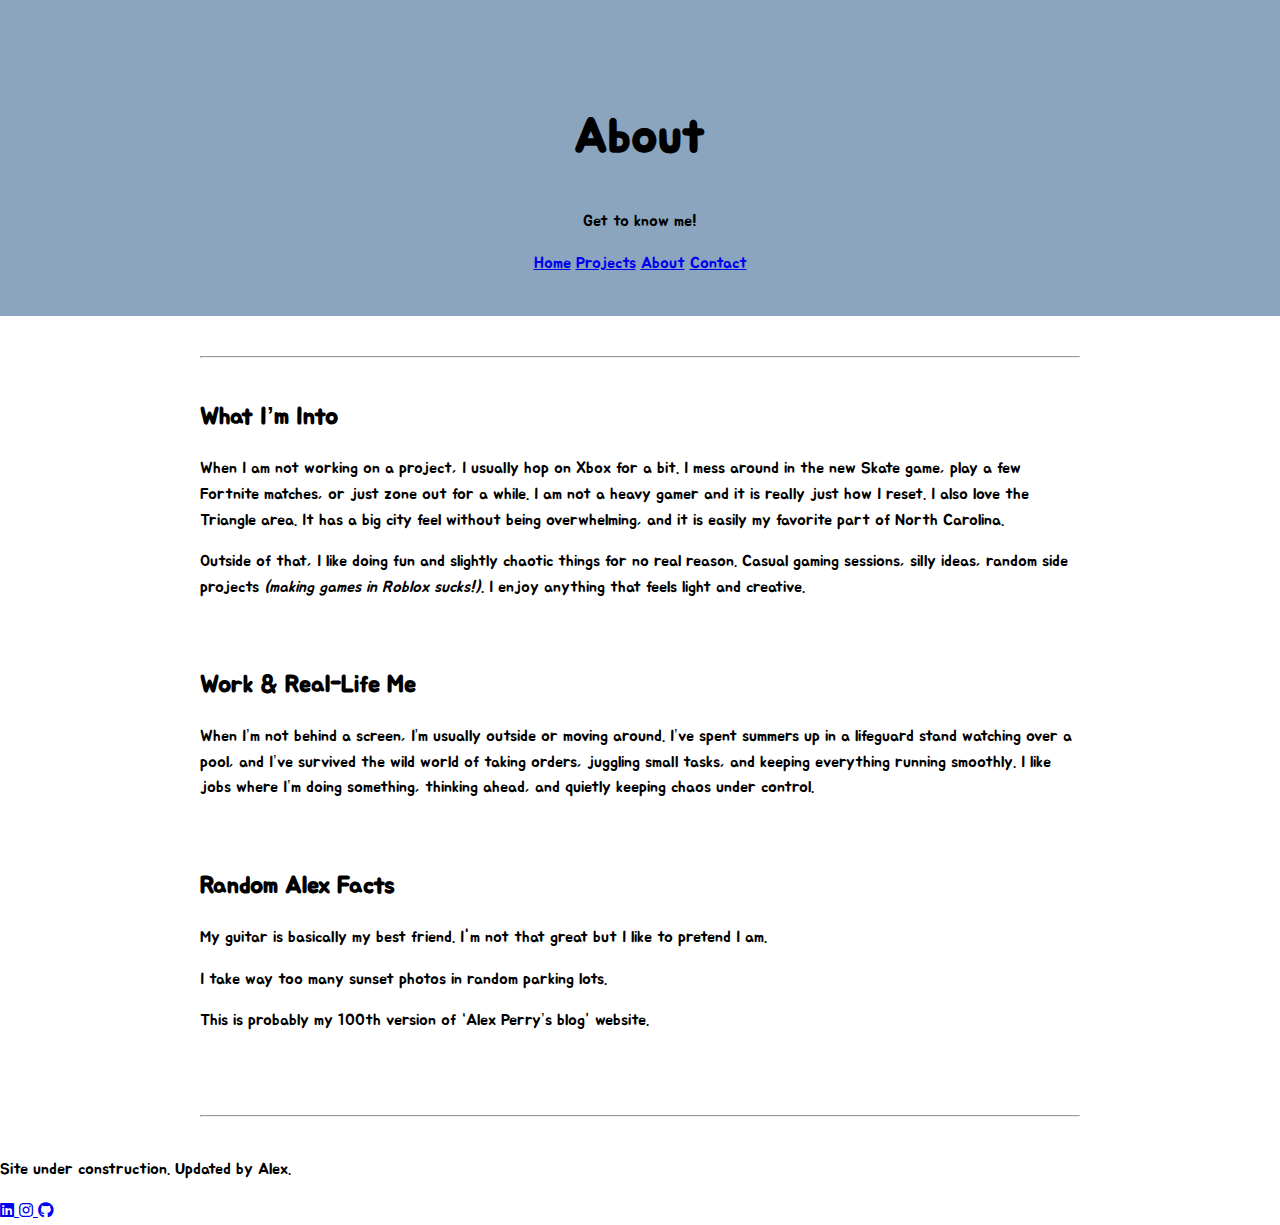
<file: about.html>
<!DOCTYPE html>
<html>
<head>
    <meta charset="UTF-8">
    <title>About - Alex Perry</title>

    <link href="https://fonts.googleapis.com/css2?family=Jua&display=swap" rel="stylesheet">
    <link rel="stylesheet" href="style.css">
    <link rel="stylesheet" href="https://cdnjs.cloudflare.com/ajax/libs/font-awesome/6.5.0/css/all.min.css">
</head>

<body>
    <div class="header">
        <h1>About</h1>
        <p>Get to know me!</p>

         <script src="navbar.js"></script>
    </div>

   

    <div class="container">
        <hr>

    <h2>What I’m Into</h2>
    <p>
        When I am not working on a project, I usually hop on Xbox for a bit. 
        I mess around in the new Skate game, play a few Fortnite matches, 
        or just zone out for a while. I am not a heavy gamer and it is really just how I reset. 
        I also love the Triangle area. It has a big city feel without being overwhelming, 
        and it is easily my favorite part of North Carolina.
    </p>

    <p>
        Outside of that, I like doing fun and slightly chaotic things for no real reason. 
        Casual gaming sessions, silly ideas, random side projects 
        <em>(making games in Roblox sucks!)</em>. 
        I enjoy anything that feels light and creative.
    </p>


    <br>

    <h2>Work &amp; Real-Life Me</h2>
    <p>
        When I’m not behind a screen, I’m usually outside or moving around. I’ve spent summers up in a lifeguard stand watching over a pool,
        and I’ve survived the wild world of taking orders, juggling small tasks, and keeping everything running smoothly. 
        I like jobs where I’m doing something, thinking ahead, and quietly keeping chaos under control.
    </p>

    <br>

    <h2>Random Alex Facts</h2>
    <p>
        My guitar is basically my best friend. I'm not that great but I like to pretend I am. 
        <p>
        I take way too many sunset photos in random parking lots.   </p>
        <p>
        This is probably my 100th version of “Alex Perry’s blog” website.  
    </p>


        <br>

        <hr>
    </div>

    <script src="footer.js"></script>
</body>
</html>
</file>
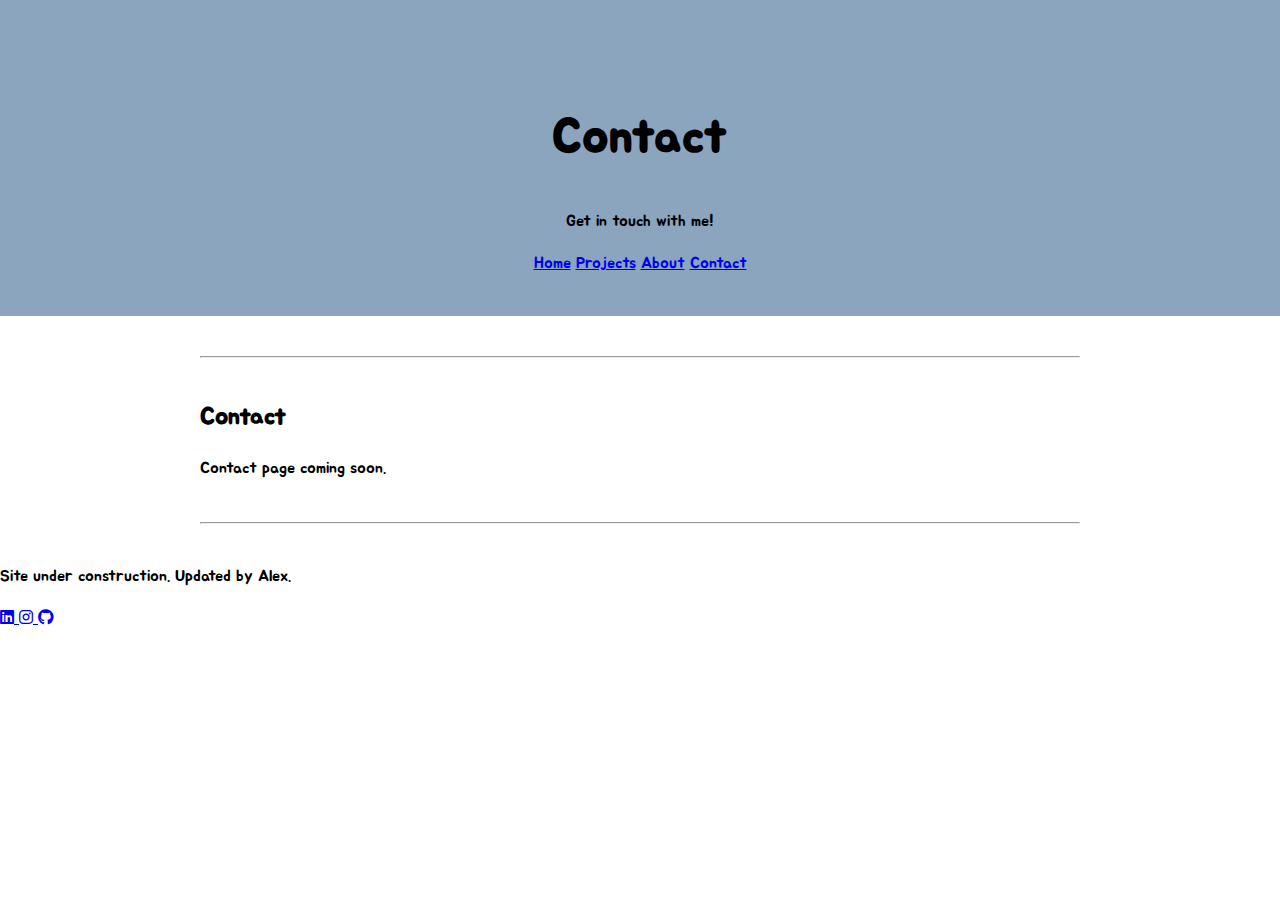
<file: contact.html>
<!DOCTYPE html>
<html>
<head>
    <meta charset="UTF-8">
    <title>Contact - Alex Perry</title>

    <link href="https://fonts.googleapis.com/css2?family=Jua&display=swap" rel="stylesheet">
    <link rel="stylesheet" href="style.css">
    <link rel="stylesheet" href="https://cdnjs.cloudflare.com/ajax/libs/font-awesome/6.5.0/css/all.min.css">

</head>

<body>
    <div class="header">
        <h1>Contact</h1>
        <p>Get in touch with me!</p>

        <nav>
            <a href="index.html">Home</a>
            <a href="projects.html">Projects</a>
            <a href="about.html">About</a>
            <a href="contact.html">Contact</a>
        </nav>
    </div>

    <div class="container">
        <hr>

        <h2>Contact</h2>
        <p>Contact page coming soon.</p>

        <hr>
    </div>

    <div class="footer">
        <p>Site under construction. Updated by Alex.</p>

        <div class="social-links">
            <a href="https://www.linkedin.com/in/alexandra-perry-4767b4330/" target="_blank">
                <i class="fab fa-linkedin"></i>
            </a>
            <a href="https://instagram.com/alexperrq" target="_blank">
                <i class="fab fa-instagram"></i>
            </a>
            <a href="https://github.com/alexbperry" target="_blank">
                <i class="fab fa-github"></i>
            </a>
        </div>
    </div>

</body>
</html>
</file>
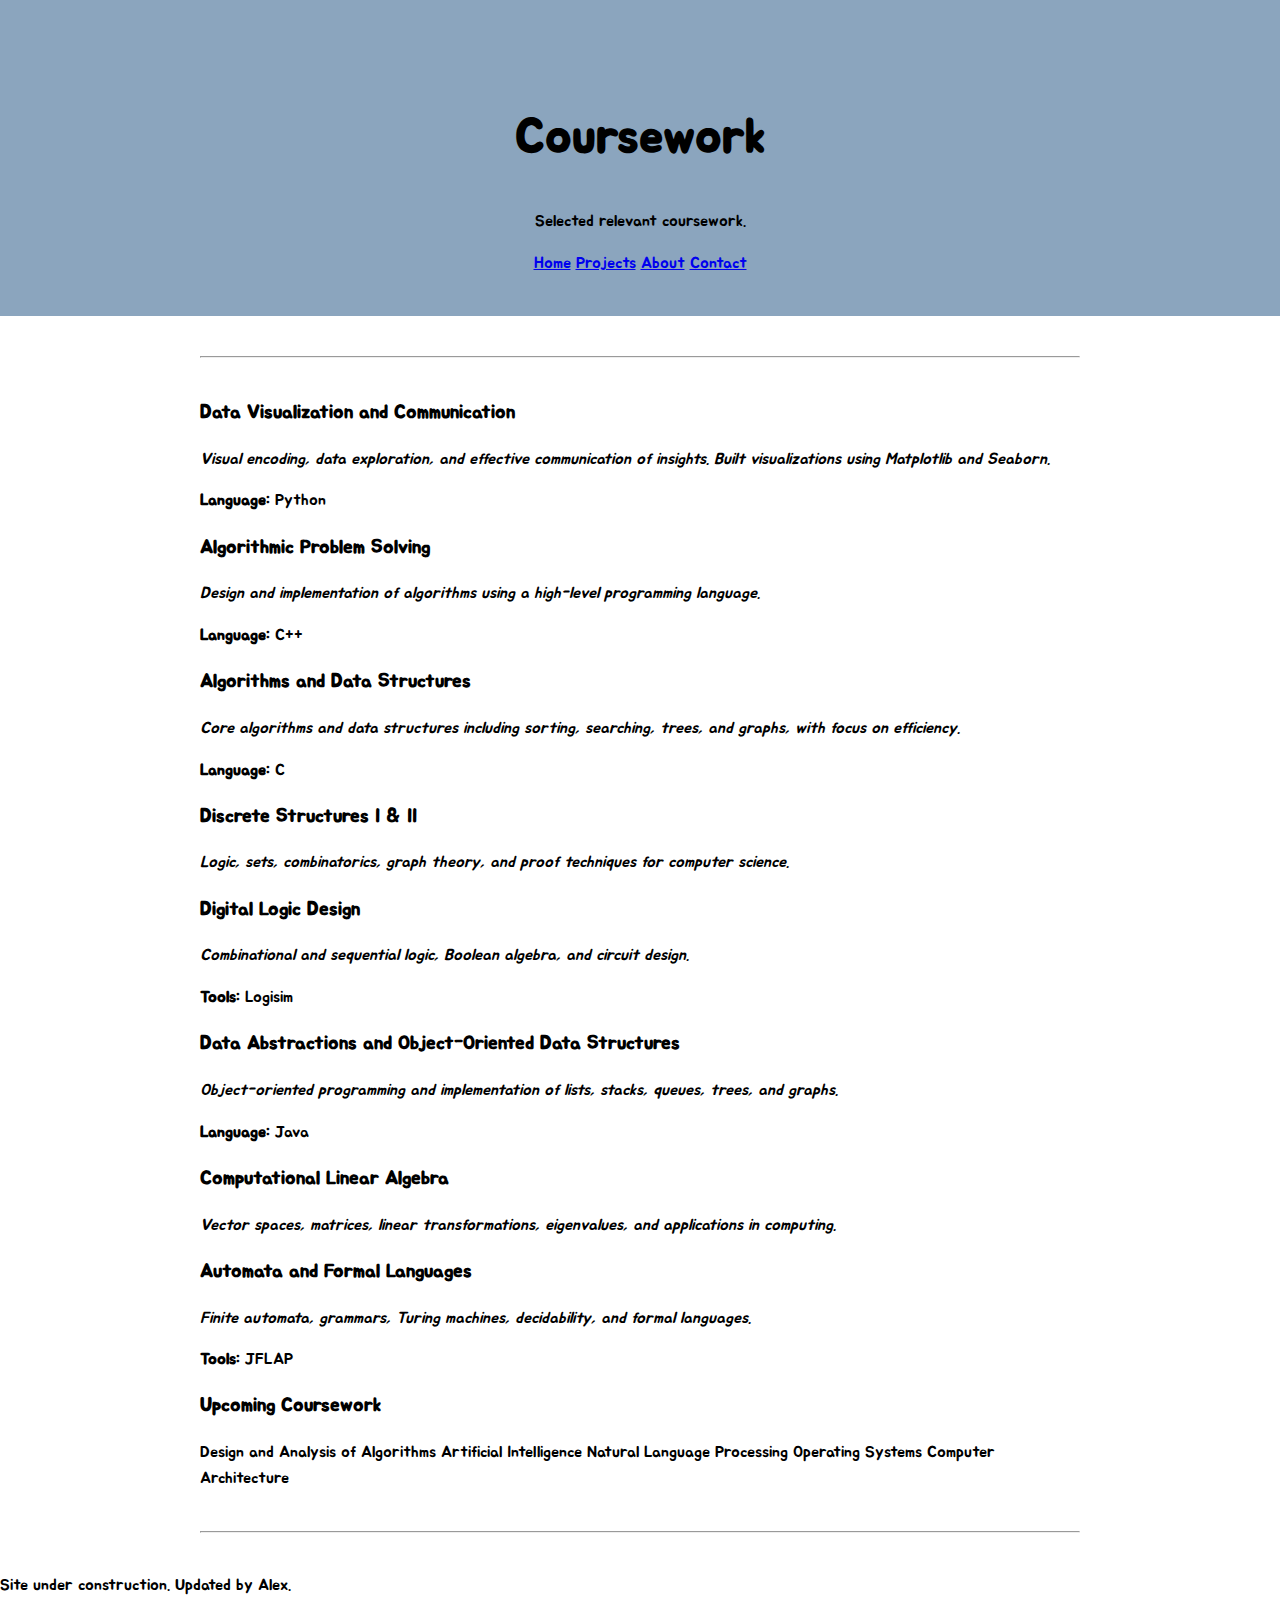
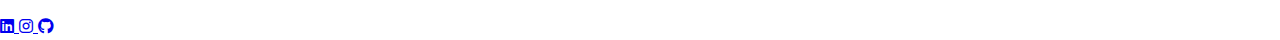
<file: coursework.html>
<!DOCTYPE html>
<html>
<head>
    <meta charset="UTF-8">
    <title>About - Alex Perry</title>

    <link href="https://fonts.googleapis.com/css2?family=Jua&display=swap" rel="stylesheet">
    <link rel="stylesheet" href="style.css">
    <link rel="stylesheet" href="https://cdnjs.cloudflare.com/ajax/libs/font-awesome/6.5.0/css/all.min.css">

</head>

<body>
    <div class="header">
        <h1>Coursework</h1>
        <p>Selected relevant coursework.</p>

    <script src="navbar.js"></script>

    </div>

    <div class="container">
        <hr>
<div class="coursework">

    <div class="coursework-grid">
        <article class="course-chip">
            <h3>Data Visualization and Communication</h3>
            <p><em>Visual encoding, data exploration, and effective communication of insights. Built visualizations using Matplotlib and Seaborn.</em></p>
            <p class="course-meta"><strong>Language:</strong> Python</p>
        </article>

        <article class="course-chip">
            <h3>Algorithmic Problem Solving</h3>
            <p><em>Design and implementation of algorithms using a high-level programming language.</em></p>
            <p class="course-meta"><strong>Language:</strong> C++</p>
        </article>

        <article class="course-chip">
            <h3>Algorithms and Data Structures</h3>
            <p><em>Core algorithms and data structures including sorting, searching, trees, and graphs, with focus on efficiency.</em></p>
            <p class="course-meta"><strong>Language:</strong> C</p>
        </article>

        <article class="course-chip">
            <h3>Discrete Structures I & II</h3>
            <p><em>Logic, sets, combinatorics, graph theory, and proof techniques for computer science.</em></p>
        </article>

        <article class="course-chip">
            <h3>Digital Logic Design</h3>
            <p><em>Combinational and sequential logic, Boolean algebra, and circuit design.</em></p>
            <p class="course-meta"><strong>Tools:</strong> Logisim</p>
        </article>

        <article class="course-chip">
            <h3>Data Abstractions and Object-Oriented Data Structures</h3>
            <p><em>Object-oriented programming and implementation of lists, stacks, queues, trees, and graphs.</em></p>
            <p class="course-meta"><strong>Language:</strong> Java</p>
        </article>

        <article class="course-chip">
            <h3>Computational Linear Algebra</h3>
            <p><em>Vector spaces, matrices, linear transformations, eigenvalues, and applications in computing.</em></p>
        </article>

        <article class="course-chip">
            <h3>Automata and Formal Languages</h3>
            <p><em>Finite automata, grammars, Turing machines, decidability, and formal languages.</em></p>
            <p class="course-meta"><strong>Tools:</strong> JFLAP</p>
        </article>
    </div>

    <h3 class="upcoming-title">Upcoming Coursework</h3>
    <div class="upcoming-pills">
        <span class="pill">Design and Analysis of Algorithms</span>
        <span class="pill">Artificial Intelligence</span>
        <span class="pill">Natural Language Processing</span>
        <span class="pill">Operating Systems</span>
        <span class="pill">Computer Architecture</span>
    </div>
</div>


        <hr>
    </div>

    <script src="footer.js"></script>

</body>
</html>
</file>
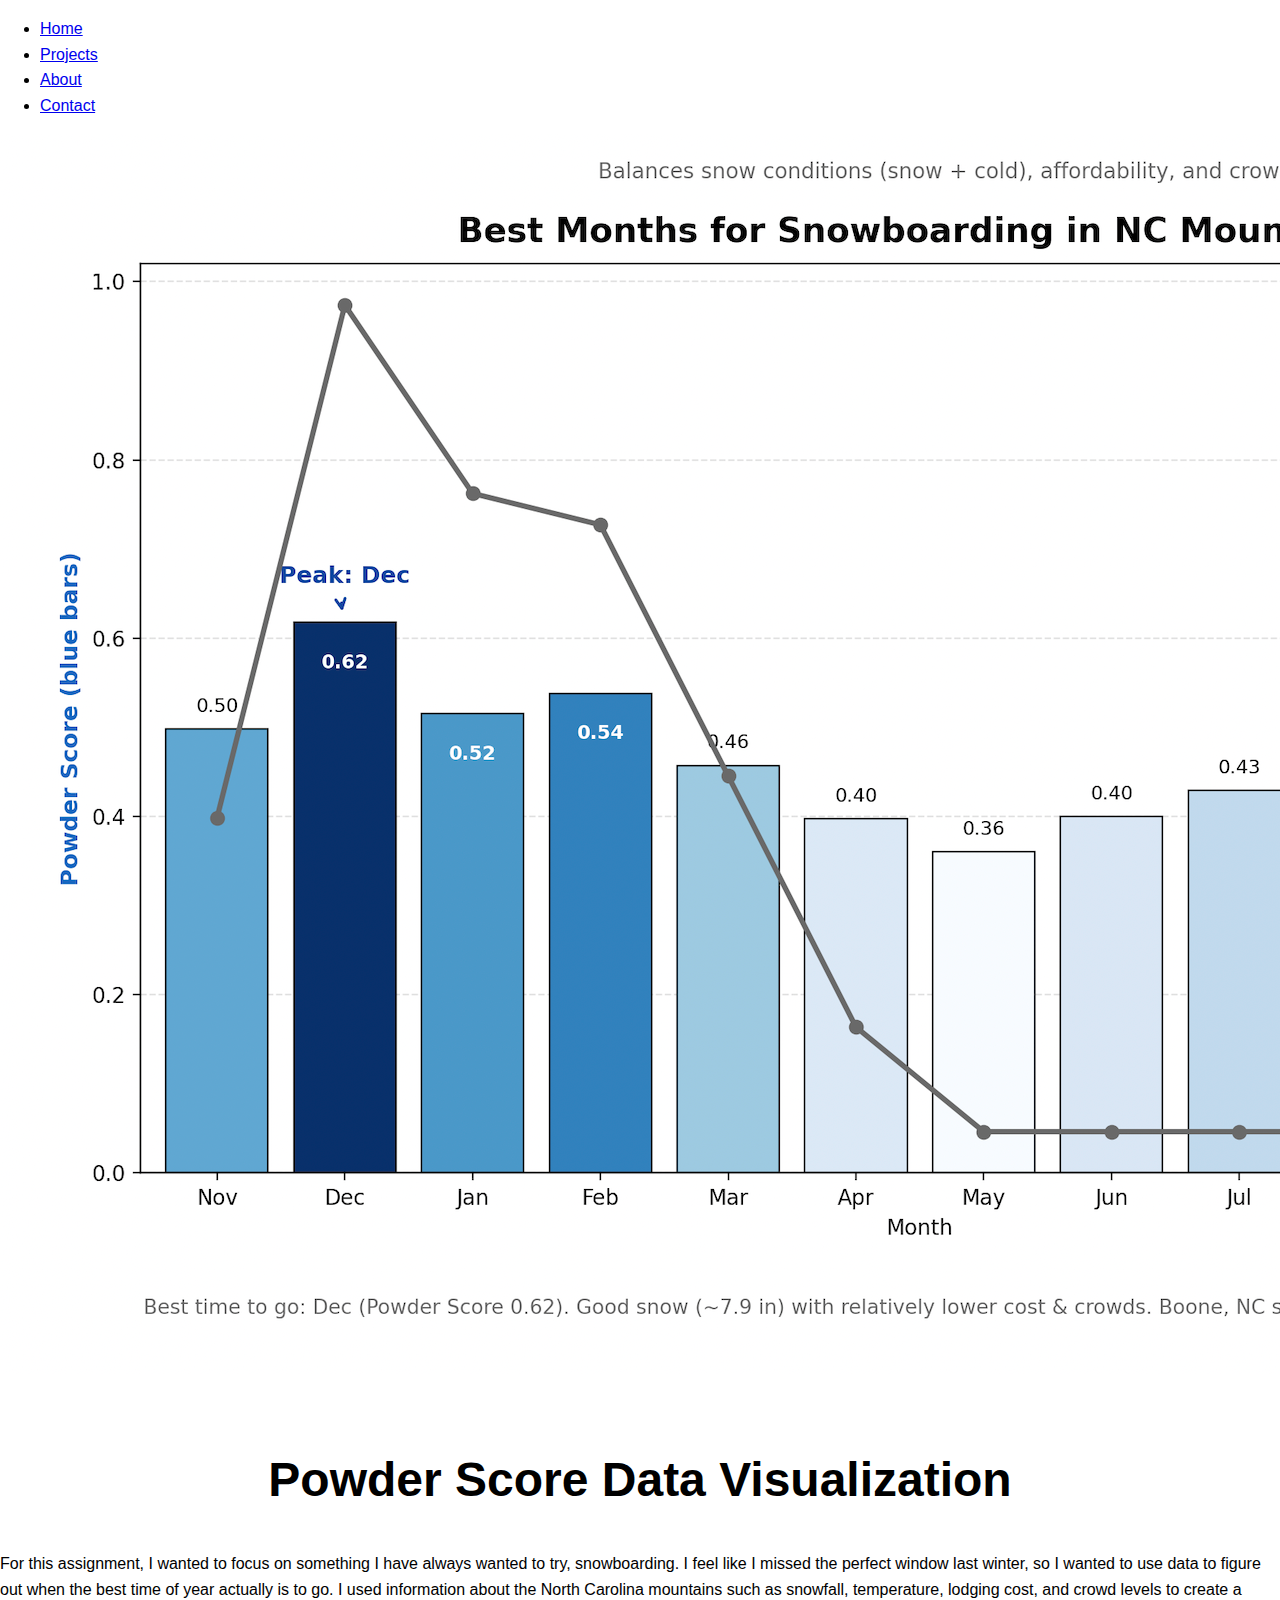
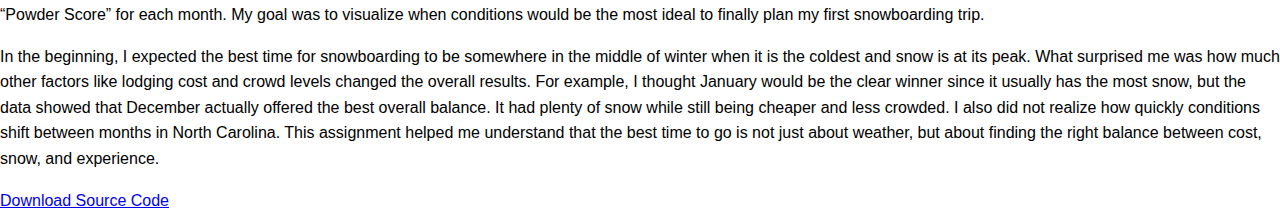
<file: dataviz.html>
<!DOCTYPE html>
<html lang="en">
<head>
  <meta charset="UTF-8" />
  <meta name="viewport" content="width=device-width, initial-scale=1" />
  <title>Data Visualizations</title>
  <link rel="stylesheet" href="style.css" />
</head>
<body>
  <nav>
    <ul>
      <li><a href="index.html">Home</a></li>
      <li><a href="projects.html">Projects</a></li>
      <li><a href="about.html">About</a></li>
      <li><a href="contact.html">Contact</a></li>
    </ul>
  </nav>

  <main>
    <div class="project">
      <!-- Image on the left -->
      <img src="powder_score.png" alt="Powder Score Visualization" />

      <!-- Text + download on the right -->
      <div class="project-content">
        <h1>Powder Score Data Visualization</h1>

        <p>
        For this assignment, I wanted to focus on something I have always wanted to try,
        snowboarding. I feel like I missed the perfect window last winter, so I wanted to use data to
        figure out when the best time of year actually is to go. I used information about the North
        Carolina mountains such as snowfall, temperature, lodging cost, and crowd levels to create a
        “Powder Score” for each month. My goal was to visualize when conditions would be the most
        ideal to finally plan my first snowboarding trip.
        </p>

        <div class="description">
          <p>
            In the beginning, I expected the best time for snowboarding to be somewhere in the
            middle of winter when it is the coldest and snow is at its peak. What surprised me was how
            much other factors like lodging cost and crowd levels changed the overall results. For example,
            I thought January would be the clear winner since it usually has the most snow, but the data
            showed that December actually offered the best overall balance. It had plenty of snow while still
            being cheaper and less crowded. I also did not realize how quickly conditions shift between
            months in North Carolina. This assignment helped me understand that the best time to go is not
            just about weather, but about finding the right balance between cost, snow, and experience.
          </p>
        </div>

        <a href="powder_score.py" download>Download Source Code</a>
      </div>
    </div>
  </main>
</body>
</html>
</file>
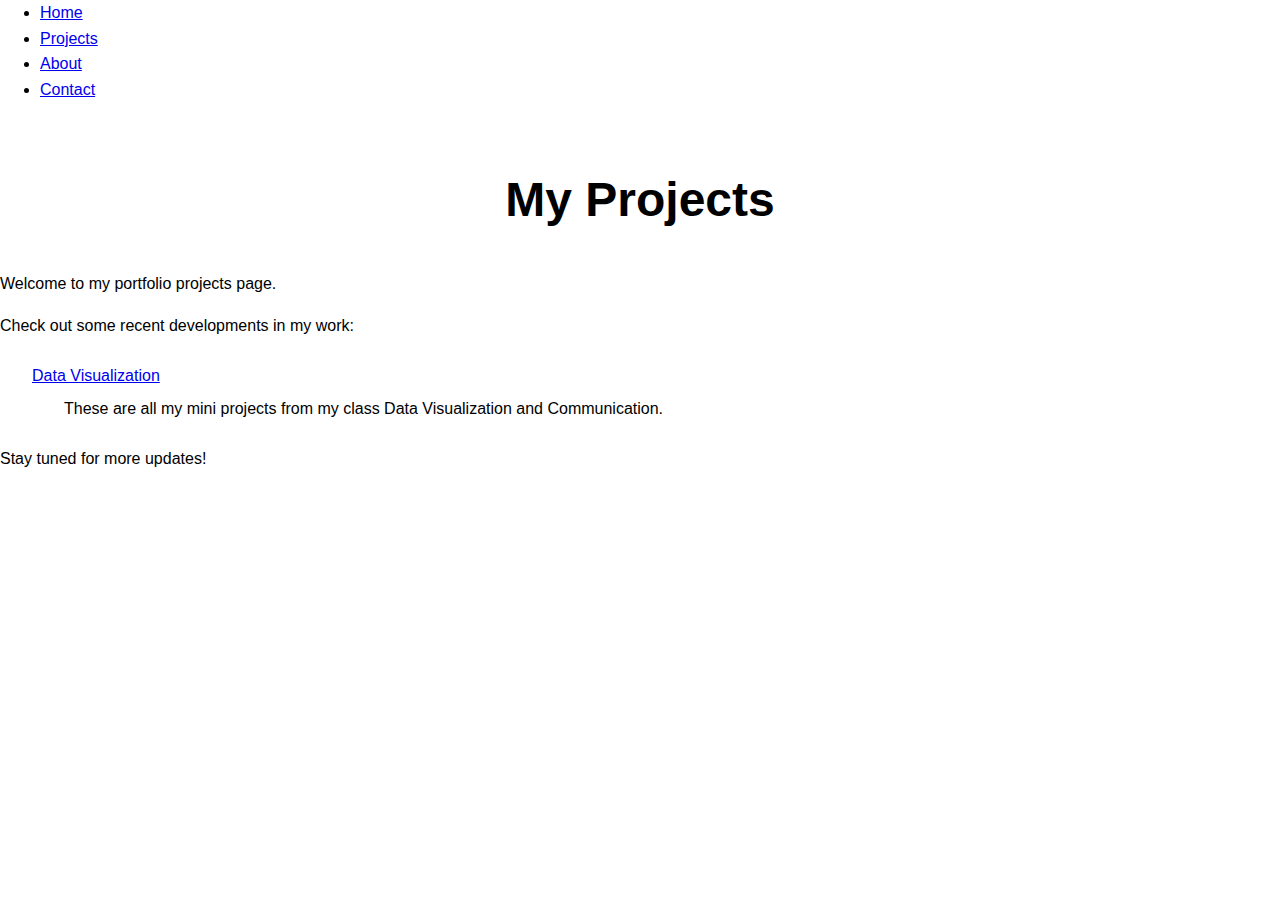
<file: projects.html>
<head>
    <meta charset="UTF-8">
    <title>Projects</title>
    <meta name="viewport" content="width=device-width, initial-scale=1.0">
    <link rel="stylesheet" href="style.css" />
</head>
<body>
    <nav>
        <ul>
            <li><a href="index.html">Home</a></li>
            <li><a href="projects.html">Projects</a></li>
            <li><a href="about.html">About</a></li>
            <li><a href="contact.html">Contact</a></li>
        </ul>
    </nav>
    <main>
        <!-- Your project content goes here -->
        <h1>My Projects</h1>
        <p style="margin-bottom: 1em;">Welcome to my portfolio projects page.</p>
        <p style="margin-bottom: 1.5em;">Check out some recent developments in my work:</p>
        <div style="margin-left: 2em; margin-bottom: 1.5em;">
            <a href="dataviz.html" style="display: inline-block; margin-bottom: 0.5em;">Data Visualization</a>
            <div style="margin-left: 2em;">
            These are all my mini projects from my class Data Visualization and Communication.
            </div>
        </div>
        <p>Stay tuned for more updates!</p>

</body>
</file>
<file: style.css>
body {
    font-family: 'Jua', sans-serif;
    margin: 0;
    padding: 0;
    line-height: 1.6;
}

h1 {
    font-size: 48px;
    text-align: center;
    margin-top: 60px;
    color: #000000;
}

h2 {
    font-size: 24px;
    margin-top: 24px;
}

hr {
    margin : 40px 0;
}

.header {
    background-color: #8ba5be;
    padding: 40px 0;
    text-align: center;
}

.container {
    padding: 0 200px;
}
</file>
